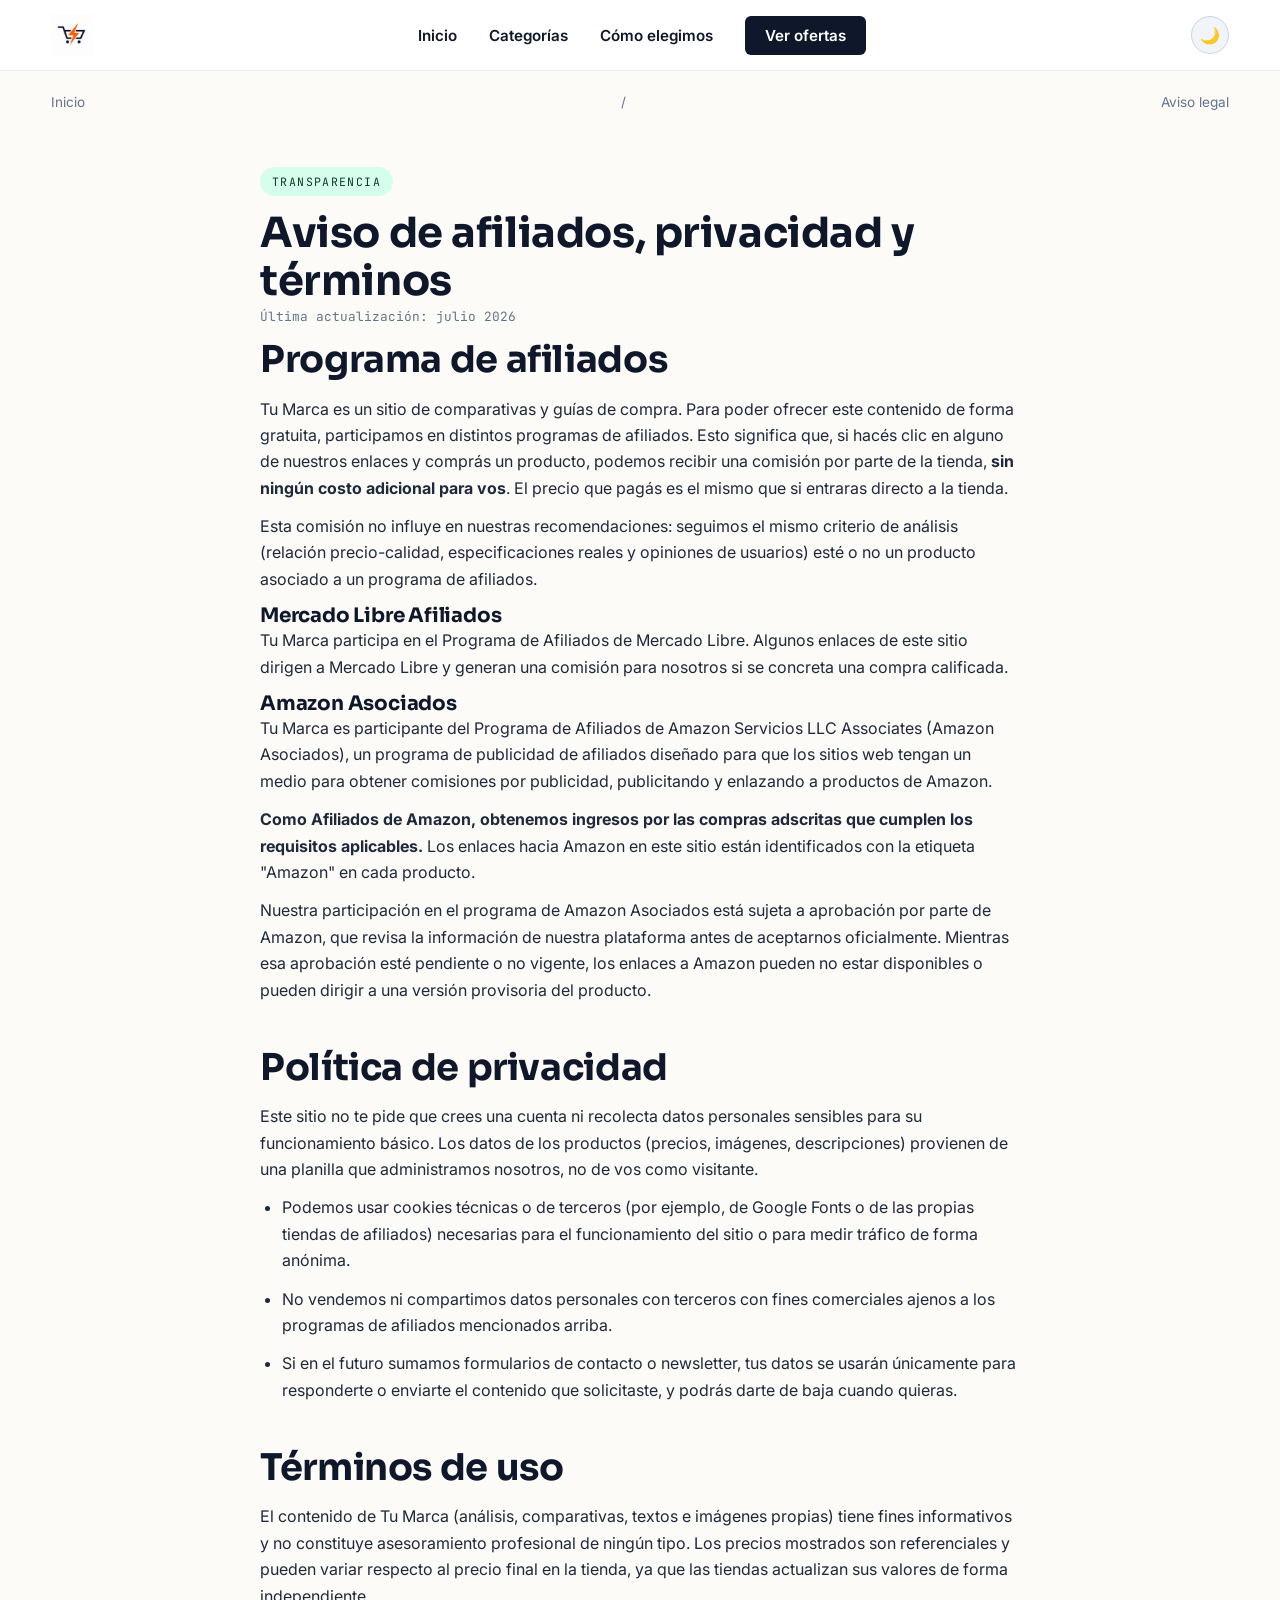
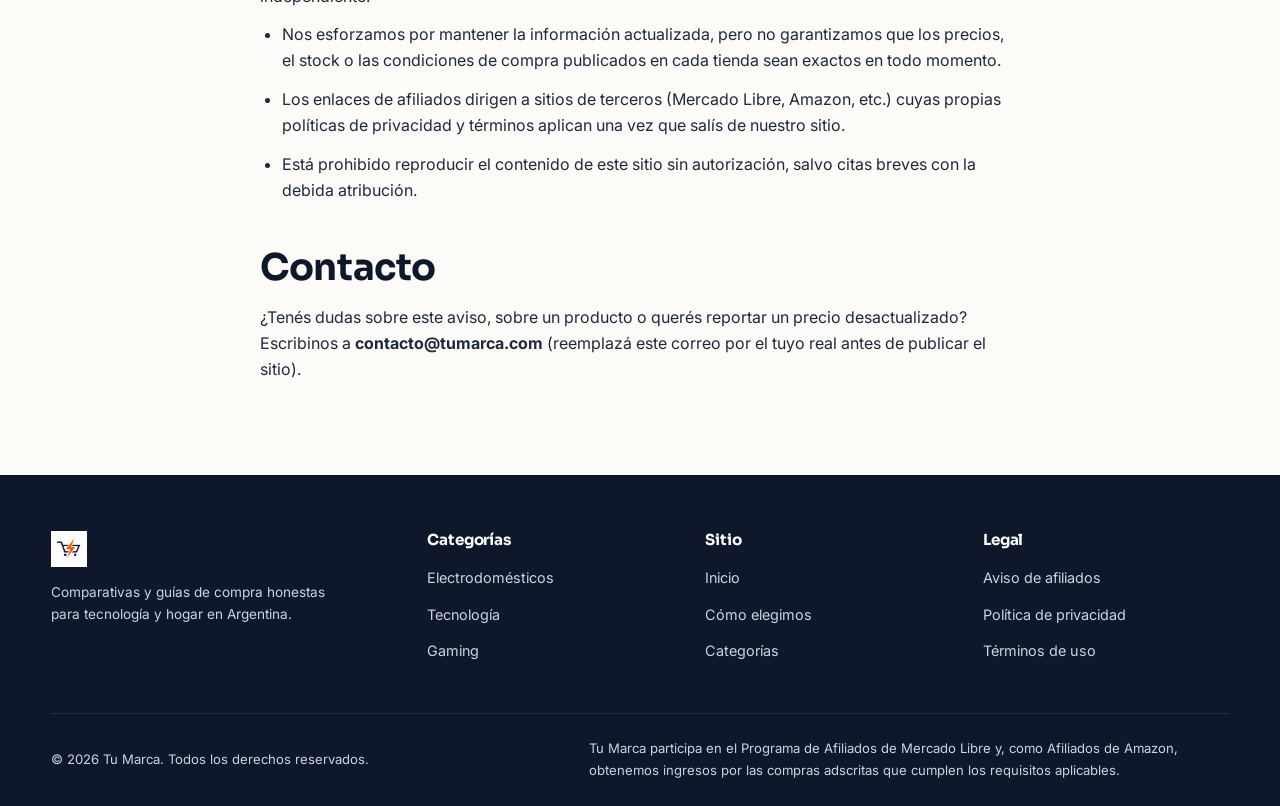
<file: aviso-legal.html>
<!DOCTYPE html>
<html lang="es">
<head>
    <meta charset="UTF-8">
    <meta name="viewport" content="width=device-width, initial-scale=1.0">

    <title>Aviso de Afiliados, Privacidad y Términos | Tu Marca</title>
    <meta name="description" content="Información sobre los programas de afiliados de Tu Marca (Mercado Libre y Amazon), política de privacidad y términos de uso del sitio.">
    <link rel="canonical" href="https://compra-lab.vercel.app/aviso-legal.html">

    <link rel="icon" href="img/logo.png" type="image/png">
    <link rel="stylesheet" href="css/estilos.css">

    <link rel="preconnect" href="https://fonts.googleapis.com">
    <link rel="preconnect" href="https://fonts.gstatic.com" crossorigin>
    <link href="https://fonts.googleapis.com/css2?family=Sora:wght@600;700;800&family=Inter:wght@400;500;600;700&family=JetBrains+Mono:wght@500;700&display=swap" rel="stylesheet">

    <style>
        .legal-contenido {
            max-width: 760px;
            margin: 0 auto;
            padding: 40px 0 80px;
        }
        .legal-contenido h2 {
            margin-top: 44px;
            margin-bottom: 14px;
            scroll-margin-top: 100px;
        }
        .legal-contenido h2:first-of-type {
            margin-top: 0;
        }
        .legal-contenido p,
        .legal-contenido li {
            color: var(--navy-soft);
            margin-bottom: 12px;
        }
        .legal-contenido ul {
            list-style: disc;
            padding-left: 22px;
        }
        .legal-contenido .fecha {
            font-family: var(--font-mono);
            font-size: 0.8rem;
            color: var(--text-muted);
        }
        body.dark-mode .legal-contenido p,
        body.dark-mode .legal-contenido li {
            color: var(--slate-300);
        }
    </style>
</head>
<body>

    <header>
        <div class="container">
            <nav>
                <div class="logo">
                    <a href="index.html" aria-label="Tu Marca — Inicio">
                        <img src="img/logo.png" alt="Tu Marca">
                    </a>
                </div>

                <ul class="nav-links" id="navLinks">
                    <li><a href="index.html">Inicio</a></li>
                    <li><a href="productos.html">Categorías</a></li>
                    <li><a href="index.html#metodologia">Cómo elegimos</a></li>
                    <li><a href="productos.html" class="nav-cta">Ver ofertas</a></li>
                </ul>

                <div style="display:flex; align-items:center; gap:12px;">
                    <button class="dark-toggle" id="darkToggle" aria-label="Cambiar modo oscuro" title="Modo oscuro">🌙</button>
                    <button class="menu-toggle" id="menuToggle" aria-label="Abrir menú" aria-expanded="false">
                        <span></span><span></span><span></span>
                    </button>
                </div>
            </nav>
        </div>
    </header>

    <main class="container">
        <nav class="breadcrumb" aria-label="Ruta de navegación">
            <a href="index.html">Inicio</a> <span>/</span>
            <span>Aviso legal</span>
        </nav>

        <div class="legal-contenido">
            <span class="eyebrow">Transparencia</span>
            <h1 style="font-size: clamp(1.8rem, 4vw, 2.6rem);">Aviso de afiliados, privacidad y términos</h1>
            <p class="fecha">Última actualización: julio 2026</p>

            <h2 id="afiliados">Programa de afiliados</h2>
            <p>Tu Marca es un sitio de comparativas y guías de compra. Para poder ofrecer este contenido de forma gratuita, participamos en distintos programas de afiliados. Esto significa que, si hacés clic en alguno de nuestros enlaces y comprás un producto, podemos recibir una comisión por parte de la tienda, <strong>sin ningún costo adicional para vos</strong>. El precio que pagás es el mismo que si entraras directo a la tienda.</p>

            <p>Esta comisión no influye en nuestras recomendaciones: seguimos el mismo criterio de análisis (relación precio-calidad, especificaciones reales y opiniones de usuarios) esté o no un producto asociado a un programa de afiliados.</p>

            <h3>Mercado Libre Afiliados</h3>
            <p>Tu Marca participa en el Programa de Afiliados de Mercado Libre. Algunos enlaces de este sitio dirigen a Mercado Libre y generan una comisión para nosotros si se concreta una compra calificada.</p>

            <h3>Amazon Asociados</h3>
            <p>Tu Marca es participante del Programa de Afiliados de Amazon Servicios LLC Associates (Amazon Asociados), un programa de publicidad de afiliados diseñado para que los sitios web tengan un medio para obtener comisiones por publicidad, publicitando y enlazando a productos de Amazon.</p>
            <p><strong>Como Afiliados de Amazon, obtenemos ingresos por las compras adscritas que cumplen los requisitos aplicables.</strong> Los enlaces hacia Amazon en este sitio están identificados con la etiqueta "Amazon" en cada producto.</p>
            <p>Nuestra participación en el programa de Amazon Asociados está sujeta a aprobación por parte de Amazon, que revisa la información de nuestra plataforma antes de aceptarnos oficialmente. Mientras esa aprobación esté pendiente o no vigente, los enlaces a Amazon pueden no estar disponibles o pueden dirigir a una versión provisoria del producto.</p>

            <h2 id="privacidad">Política de privacidad</h2>
            <p>Este sitio no te pide que crees una cuenta ni recolecta datos personales sensibles para su funcionamiento básico. Los datos de los productos (precios, imágenes, descripciones) provienen de una planilla que administramos nosotros, no de vos como visitante.</p>
            <ul>
                <li>Podemos usar cookies técnicas o de terceros (por ejemplo, de Google Fonts o de las propias tiendas de afiliados) necesarias para el funcionamiento del sitio o para medir tráfico de forma anónima.</li>
                <li>No vendemos ni compartimos datos personales con terceros con fines comerciales ajenos a los programas de afiliados mencionados arriba.</li>
                <li>Si en el futuro sumamos formularios de contacto o newsletter, tus datos se usarán únicamente para responderte o enviarte el contenido que solicitaste, y podrás darte de baja cuando quieras.</li>
            </ul>

            <h2 id="terminos">Términos de uso</h2>
            <p>El contenido de Tu Marca (análisis, comparativas, textos e imágenes propias) tiene fines informativos y no constituye asesoramiento profesional de ningún tipo. Los precios mostrados son referenciales y pueden variar respecto al precio final en la tienda, ya que las tiendas actualizan sus valores de forma independiente.</p>
            <ul>
                <li>Nos esforzamos por mantener la información actualizada, pero no garantizamos que los precios, el stock o las condiciones de compra publicados en cada tienda sean exactos en todo momento.</li>
                <li>Los enlaces de afiliados dirigen a sitios de terceros (Mercado Libre, Amazon, etc.) cuyas propias políticas de privacidad y términos aplican una vez que salís de nuestro sitio.</li>
                <li>Está prohibido reproducir el contenido de este sitio sin autorización, salvo citas breves con la debida atribución.</li>
            </ul>

            <h2 id="contacto">Contacto</h2>
            <p>¿Tenés dudas sobre este aviso, sobre un producto o querés reportar un precio desactualizado? Escribinos a <strong>contacto@tumarca.com</strong> (reemplazá este correo por el tuyo real antes de publicar el sitio).</p>
        </div>
    </main>

    <footer>
        <div class="container">
            <div class="footer-grid">
                <div class="footer-col footer-brand">
                    <img src="img/logo.png" alt="Tu Marca">
                    <p>Comparativas y guías de compra honestas para tecnología y hogar en Argentina.</p>
                </div>
                <div class="footer-col">
                    <h4>Categorías</h4>
                    <ul>
                        <li><a href="productos.html?cat=Electrodomésticos">Electrodomésticos</a></li>
                        <li><a href="productos.html?cat=Tecnología">Tecnología</a></li>
                        <li><a href="productos.html?cat=Gaming">Gaming</a></li>
                    </ul>
                </div>
                <div class="footer-col">
                    <h4>Sitio</h4>
                    <ul>
                        <li><a href="index.html">Inicio</a></li>
                        <li><a href="index.html#metodologia">Cómo elegimos</a></li>
                        <li><a href="productos.html">Categorías</a></li>
                    </ul>
                </div>
                <div class="footer-col">
                    <h4>Legal</h4>
                    <ul>
                        <li><a href="aviso-legal.html">Aviso de afiliados</a></li>
                        <li><a href="aviso-legal.html#privacidad">Política de privacidad</a></li>
                        <li><a href="aviso-legal.html#terminos">Términos de uso</a></li>
                    </ul>
                </div>
            </div>

            <div class="footer-legal">
                <span>© 2026 Tu Marca. Todos los derechos reservados.</span>
                <span class="aviso-afiliados">Tu Marca participa en el Programa de Afiliados de Mercado Libre y, como Afiliados de Amazon, obtenemos ingresos por las compras adscritas que cumplen los requisitos aplicables.</span>
            </div>
        </div>
    </footer>

    <script src="js/main.js"></script>
</body>
</html>
</file>
<file: css/estilos.css>
/* ==========================================================================
   TU MARCA — Hoja de estilos principal
   Identidad: comparador de tecnología y electrodomésticos, rápido y confiable.
   ========================================================================== */

/* ---- 1. Tokens de diseño ---- */
:root {
    /* Color */
    --navy: #0F172A;
    --navy-soft: #1E293B;
    --navy-50: rgba(15, 23, 42, 0.06);
    /* Acento primario (antes naranja) — botones, links, rating, hovers.
       Se mantiene el nombre de variable "--orange" para no romper las ~17
       referencias que ya existen en este archivo; el valor es verde. */
    --orange: #1B4A35;
    --orange-dark: #153A29;
    --orange-light: #D5FFEC;
    /* Variante clara del acento, SOLO para texto/iconos que caen sobre fondos
       oscuros permanentes (footer, barra de confianza, panel del héroe) o
       sobre el fondo navy del modo oscuro. El verde oscuro de arriba no se lee
       bien ahí (contraste insuficiente); este emerald sí. */
    --orange-bright: #34B279;
    --cream: #FDFBF7;
    --slate-100: #F1F5F9;
    --slate-200: #E7ECF3;
    --slate-300: #CBD5E1;
    --text-muted: #64748B;
    /* Acento secundario (antes verde) — solo se usa en destacado-tag.
       Mismo criterio: se mantiene el nombre "--green", el valor es terracota
       (5% más oscuro que el muestreado, para cumplir contraste WCAG AA). */
    --green: #A25334;
    --green-light: #FFE8D5;
    --white: #FFFFFF;

    /* Tipografía */
    --font-display: 'Sora', sans-serif;
    --font-body: 'Inter', sans-serif;
    --font-mono: 'JetBrains Mono', monospace;

    /* Espaciado / forma */
    --radius-sm: 6px;
    --radius-md: 12px;
    --radius-lg: 20px;
    --sombra: 0 8px 24px rgba(15, 23, 42, 0.08);
    --sombra-hover: 0 16px 32px rgba(15, 23, 42, 0.14);
    --transicion: all 0.25s ease;
    --contenedor-max: 1180px;
}

/* ---- 2. Reset ---- */
* {
    margin: 0;
    padding: 0;
    box-sizing: border-box;
}

html {
    scroll-behavior: smooth;
}

body {
    font-family: var(--font-body);
    background-color: var(--cream);
    color: var(--navy);
    line-height: 1.65;
    min-height: 100vh;
    -webkit-font-smoothing: antialiased;
}

img {
    max-width: 100%;
    display: block;
}

a {
    text-decoration: none;
    color: var(--navy);
    transition: var(--transicion);
}

ul {
    list-style: none;
}

h1, h2, h3, h4 {
    font-family: var(--font-display);
    color: var(--navy);
    line-height: 1.15;
    font-weight: 700;
    letter-spacing: -0.01em;
}

h1 { font-size: clamp(2.2rem, 5vw, 3.4rem); }
h2 { font-size: clamp(1.6rem, 3.4vw, 2.3rem); }
h3 { font-size: 1.25rem; }

p { color: var(--navy-soft); }

.eyebrow {
    display: inline-flex;
    align-items: center;
    gap: 6px;
    font-family: var(--font-mono);
    font-size: 0.72rem;
    text-transform: uppercase;
    letter-spacing: 0.12em;
    color: var(--orange-dark);
    background: var(--orange-light);
    padding: 5px 12px;
    border-radius: 999px;
    margin-bottom: 14px;
}

.container {
    width: 92%;
    max-width: var(--contenedor-max);
    margin: 0 auto;
}

section {
    padding: 72px 0;
}

/* ---- 3. Botones ---- */
.btn {
    display: inline-flex;
    align-items: center;
    justify-content: center;
    gap: 8px;
    font-family: var(--font-body);
    font-weight: 700;
    font-size: 0.95rem;
    padding: 14px 28px;
    border-radius: var(--radius-sm);
    border: none;
    cursor: pointer;
    transition: var(--transicion);
}

.btn-primario {
    background: var(--orange);
    color: var(--white);
    box-shadow: 0 6px 18px rgba(27, 74, 53, 0.35);
}

.btn-primario:hover {
    background: var(--orange-dark);
    transform: translateY(-2px);
    box-shadow: 0 10px 24px rgba(27, 74, 53, 0.4);
}

.btn-secundario {
    background: transparent;
    color: var(--navy);
    border: 2px solid var(--navy);
}

.btn-secundario:hover {
    background: var(--navy);
    color: var(--white);
}

.btn-afiliado {
    background: var(--orange);
    color: var(--white);
    padding: 16px 32px;
    border-radius: var(--radius-sm);
    font-weight: 700;
    font-size: 1.05rem;
    box-shadow: 0 8px 20px rgba(27, 74, 53, 0.35);
    display: inline-flex;
    align-items: center;
    gap: 10px;
}

.btn-afiliado:hover {
    background: var(--orange-dark);
    transform: scale(1.03);
    color: var(--white);
}

.btn-afiliado:focus-visible,
.btn:focus-visible,
a:focus-visible,
button:focus-visible {
    outline: 3px solid var(--orange);
    outline-offset: 3px;
}

/* El foco por teclado dentro de zonas siempre oscuras (footer, barra de
   confianza, panel del héroe) necesita el verde claro para seguir siendo
   visible — el verde oscuro se pierde contra su propio fondo navy. */
footer :focus-visible,
.confianza :focus-visible,
.hero-visual :focus-visible {
    outline-color: var(--orange-bright);
}

/* ---- 4. Header ---- */
header {
    background-color: var(--white);
    padding: 0;
    border-bottom: 1px solid var(--slate-200);
    position: sticky;
    top: 0;
    z-index: 100;
}

nav {
    display: flex;
    align-items: center;
    justify-content: space-between;
    padding: 14px 0;
    position: relative;
}

.logo img {
    height: 42px;
    width: auto;
}

.nav-links {
    display: flex;
    align-items: center;
    gap: 32px;
}

.nav-links a {
    font-weight: 600;
    font-size: 0.95rem;
    position: relative;
}

.nav-links a:hover {
    color: var(--orange);
}

.nav-cta {
    background: var(--navy);
    color: var(--white) !important;
    padding: 10px 20px;
    border-radius: var(--radius-sm);
    font-weight: 700;
}

.nav-cta:hover {
    background: var(--orange);
}

.menu-toggle {
    display: none;
    flex-direction: column;
    gap: 5px;
    background: none;
    border: none;
    cursor: pointer;
    padding: 6px;
}

.menu-toggle span {
    width: 24px;
    height: 2px;
    background: var(--navy);
    border-radius: 2px;
    transition: var(--transicion);
}

/* ---- 5. Breadcrumbs ---- */
.breadcrumb {
    font-size: 0.85rem;
    color: var(--text-muted);
    padding-top: 20px;
    display: flex;
    gap: 8px;
    align-items: center;
}

.breadcrumb a {
    color: var(--text-muted);
}

.breadcrumb a:hover {
    color: var(--orange);
}

/* ---- 6. Hero ---- */
#hero {
    padding: 56px 0 72px;
}

.hero-grid {
    display: grid;
    grid-template-columns: 1.1fr 0.9fr;
    gap: 48px;
    align-items: center;
}

#hero p.lead {
    font-size: 1.15rem;
    color: var(--text-muted);
    max-width: 480px;
    margin: 18px 0 28px;
}

.hero-acciones {
    display: flex;
    gap: 16px;
    flex-wrap: wrap;
}

.hero-visual {
    position: relative;
    background: var(--navy);
    border-radius: var(--radius-lg);
    padding: 32px;
    min-height: 320px;
    display: flex;
    align-items: center;
    justify-content: center;
    overflow: hidden;
}

.hero-visual::before {
    content: "";
    position: absolute;
    width: 260px;
    height: 260px;
    background: var(--orange);
    opacity: 0.25;
    border-radius: 50%;
    filter: blur(50px);
    top: -60px;
    right: -60px;
}

.medidor-demo {
    background: var(--navy-soft);
    border: 1px solid rgba(255,255,255,0.08);
    border-radius: var(--radius-md);
    padding: 24px;
    width: 100%;
    max-width: 320px;
    position: relative;
    z-index: 1;
}

.medidor-demo .marca {
    font-family: var(--font-mono);
    font-size: 0.7rem;
    color: var(--slate-300);
    text-transform: uppercase;
    letter-spacing: 0.1em;
    margin-bottom: 10px;
}

.medidor-demo h4 {
    color: var(--white);
    font-size: 1.05rem;
    margin-bottom: 14px;
}

/* Medidor de energía (rating con rayos) — elemento distintivo de marca */
.medidor-energia {
    display: flex;
    gap: 5px;
    margin-bottom: 6px;
}

.medidor-energia .rayo {
    width: 22px;
    height: 22px;
    flex-shrink: 0;
}

.medidor-energia .rayo path {
    fill: rgba(255,255,255,0.15);
}

.medidor-energia .rayo.activo path {
    fill: var(--orange);
}

.medidor-energia.oscuro .rayo path {
    fill: var(--slate-200);
}

.medidor-energia.oscuro .rayo.activo path {
    fill: var(--orange-bright);
}

.medidor-label {
    font-family: var(--font-mono);
    font-size: 0.75rem;
    color: var(--slate-300);
}

/* ---- 7. Barra de confianza ---- */
.confianza {
    background: var(--navy);
    padding: 28px 0;
}

.confianza-grid {
    display: grid;
    grid-template-columns: repeat(3, 1fr);
    gap: 24px;
    text-align: center;
}

.confianza-item {
    color: var(--white);
    font-size: 0.9rem;
    font-weight: 600;
    display: flex;
    flex-direction: column;
    align-items: center;
    gap: 8px;
}

.confianza-item .icono {
    color: var(--orange-bright);
}

/* ---- 8. Categorías / Cards ---- */
.section-head {
    max-width: 640px;
    margin-bottom: 40px;
}

.section-head p {
    color: var(--text-muted);
    font-size: 1.05rem;
    margin-top: 10px;
}

.grid-categorias {
    display: grid;
    grid-template-columns: repeat(auto-fit, minmax(260px, 1fr));
    gap: 24px;
}

.card {
    background: var(--white);
    padding: 28px;
    border-radius: var(--radius-md);
    border: 1px solid var(--slate-200);
    transition: var(--transicion);
}

.card:hover {
    transform: translateY(-6px);
    box-shadow: var(--sombra-hover);
    border-color: var(--orange);
}

.card .icono-card {
    width: 44px;
    height: 44px;
    background: var(--orange-light);
    border-radius: var(--radius-sm);
    display: flex;
    align-items: center;
    justify-content: center;
    margin-bottom: 16px;
    color: var(--orange-dark);
}

.card h3 {
    margin-bottom: 8px;
}

.card p {
    color: var(--text-muted);
    font-size: 0.95rem;
    margin-bottom: 14px;
}

.card .card-link {
    font-weight: 700;
    font-size: 0.9rem;
    color: var(--orange-dark);
}

/* ---- 9. Metodología (proceso real de 3 pasos) ---- */
.metodologia {
    background: var(--slate-100);
}

.metodologia-grid {
    display: grid;
    grid-template-columns: repeat(3, 1fr);
    gap: 32px;
}

.paso {
    position: relative;
    padding-left: 0;
}

.paso .paso-num {
    font-family: var(--font-mono);
    color: var(--orange);
    font-size: 0.85rem;
    font-weight: 700;
    margin-bottom: 10px;
    display: block;
}

.paso h3 {
    margin-bottom: 10px;
}

.paso p {
    color: var(--text-muted);
    font-size: 0.95rem;
}

/* ---- 10. Producto destacado ---- */
.destacado {
    display: grid;
    grid-template-columns: 0.9fr 1.1fr;
    gap: 40px;
    background: var(--white);
    border: 1px solid var(--slate-200);
    border-radius: var(--radius-lg);
    padding: 40px;
    align-items: center;
}

.destacado-imagen {
    background: var(--slate-100);
    border-radius: var(--radius-md);
    aspect-ratio: 4/3;
    display: flex;
    align-items: center;
    justify-content: center;
    color: var(--slate-300);
    overflow: hidden;
}

.destacado-tag {
    display: inline-block;
    background: var(--green-light);
    color: var(--green);
    font-family: var(--font-mono);
    font-size: 0.72rem;
    text-transform: uppercase;
    letter-spacing: 0.08em;
    padding: 4px 10px;
    border-radius: 999px;
    margin-bottom: 12px;
}

.destacado-precio {
    display: flex;
    align-items: baseline;
    gap: 10px;
    margin: 18px 0 22px;
}

.precio-actual {
    font-family: var(--font-mono);
    font-size: 1.8rem;
    font-weight: 700;
    color: var(--navy);
}

.precio-anterior {
    font-family: var(--font-mono);
    font-size: 1.1rem;
    color: var(--text-muted);
    text-decoration: line-through;
}

/* ---- 11. Newsletter / disclaimer ---- */
.disclaimer-box {
    background: var(--navy);
    border-radius: var(--radius-lg);
    padding: 48px;
    text-align: center;
    color: var(--white);
}

.disclaimer-box h2 {
    color: var(--white);
    margin-bottom: 12px;
}

.disclaimer-box p {
    color: var(--slate-300);
    max-width: 560px;
    margin: 0 auto 24px;
}

/* ---- 12. Footer ---- */
footer {
    background: var(--navy);
    color: var(--slate-300);
    margin-top: auto;
    padding-top: 56px;
}

.footer-grid {
    display: grid;
    grid-template-columns: 1.4fr 1fr 1fr 1fr;
    gap: 32px;
    padding-bottom: 40px;
    border-bottom: 1px solid rgba(255,255,255,0.1);
}

.footer-col h4 {
    color: var(--white);
    font-size: 0.95rem;
    margin-bottom: 16px;
}

.footer-col ul li {
    margin-bottom: 10px;
}

.footer-col a {
    color: var(--slate-300);
    font-size: 0.9rem;
}

.footer-col a:hover {
    color: var(--orange-bright);
}

.footer-brand img {
    height: 36px;
    margin-bottom: 14px;
}

.footer-brand p {
    color: var(--slate-300);
    font-size: 0.85rem;
    max-width: 280px;
}

.footer-legal {
    display: flex;
    justify-content: space-between;
    align-items: center;
    padding: 24px 0;
    font-size: 0.82rem;
    flex-wrap: wrap;
    gap: 12px;
}

.footer-legal .aviso-afiliados {
    color: var(--slate-300);
    max-width: 640px;
}

/* ---- 13. Botón volver arriba ---- */
.back-to-top {
    position: fixed;
    bottom: 24px;
    right: 24px;
    width: 46px;
    height: 46px;
    border-radius: 50%;
    background: var(--navy);
    color: var(--white);
    border: none;
    font-size: 1.1rem;
    cursor: pointer;
    display: none;
    align-items: center;
    justify-content: center;
    box-shadow: var(--sombra);
    z-index: 90;
    transition: var(--transicion);
}

.back-to-top:hover {
    background: var(--orange);
}

/* ---- 13b. Etiqueta de tienda (Amazon / Mercado Libre) ---- */
.tienda-tag {
    display: inline-flex;
    align-items: center;
    gap: 4px;
    font-family: var(--font-mono);
    font-size: 0.68rem;
    text-transform: uppercase;
    letter-spacing: 0.06em;
    padding: 4px 9px;
    border-radius: 999px;
    background: var(--slate-100);
    color: var(--text-muted);
}

.tienda-tag--amazon {
    background: #FFF3D6;
    color: #8A5A00;
}

.tienda-tag--mercado-libre {
    background: #FFF3C4;
    color: #7A5B00;
}

/* ---- 13c. Skeleton de carga (placeholders mientras llega la planilla) ---- */
.skeleton {
    background: linear-gradient(90deg, var(--slate-100) 25%, var(--slate-200) 50%, var(--slate-100) 75%);
    background-size: 200% 100%;
    animation: skeleton-shimmer 1.4s ease-in-out infinite;
    border-radius: var(--radius-sm);
}

.skeleton-card {
    height: 360px;
}

.skeleton-linea {
    border-radius: 4px;
}

@keyframes skeleton-shimmer {
    0% { background-position: 200% 0; }
    100% { background-position: -200% 0; }
}

body.dark-mode .skeleton {
    background: linear-gradient(90deg, var(--navy-soft) 25%, rgba(255,255,255,0.08) 50%, var(--navy-soft) 75%);
    background-size: 200% 100%;
}

/* ---- 13d. Badge "Precio verificado" ---- */
.badge-verificado {
    display: inline-flex;
    align-items: center;
    gap: 5px;
    font-family: var(--font-mono);
    font-size: 0.7rem;
    color: #1a7f4b;
    background: #E8F7EF;
    padding: 4px 9px;
    border-radius: 999px;
    margin-top: 8px;
}

body.dark-mode .badge-verificado {
    background: rgba(26, 127, 75, 0.18);
    color: #6fe3a8;
}

/* ---- 14. Modo oscuro ---- */
body.dark-mode {
    background-color: var(--navy);
    color: var(--slate-100);
}

body.dark-mode header,
body.dark-mode .card,
body.dark-mode .destacado,
body.dark-mode .card-precio,
body.dark-mode .veredicto,
body.dark-mode .btn-filtro,
body.dark-mode .catalogo-buscador {
    background-color: var(--navy-soft);
    border-color: rgba(255,255,255,0.08);
}

body.dark-mode h1,
body.dark-mode h2,
body.dark-mode h3,
body.dark-mode h4,
body.dark-mode .logo a,
body.dark-mode .precio-actual,
body.dark-mode .btn-filtro,
body.dark-mode .catalogo-buscador input {
    color: var(--white);
}

body.dark-mode p,
body.dark-mode .nav-links a,
body.dark-mode .veredicto ul li,
body.dark-mode .aviso-mini,
body.dark-mode .catalogo-contador {
    color: var(--slate-300);
}

body.dark-mode .metodologia {
    background-color: var(--navy-soft);
}

body.dark-mode .nav-links a:hover,
body.dark-mode .breadcrumb a:hover,
body.dark-mode .paso .paso-num {
    color: var(--orange-bright);
}

body.dark-mode .card:hover,
body.dark-mode .btn-filtro:hover,
body.dark-mode .catalogo-buscador:focus-within {
    border-color: var(--orange-bright);
}

body.dark-mode .tabla-specs tr,
body.dark-mode article section,
body.dark-mode .faq-item {
    border-color: rgba(255,255,255,0.08);
}

body.dark-mode .btn-filtro.activo {
    background: var(--orange);
    border-color: var(--orange);
    color: var(--white);
}

body.dark-mode .btn-secundario {
    color: var(--white);
    border-color: var(--white);
}

body.dark-mode .btn-secundario:hover {
    background: var(--white);
    color: var(--navy);
}

body.dark-mode .estado-carga,
body.dark-mode .estado-error {
    color: var(--slate-300);
}

body.dark-mode .estado-error code {
    background: var(--navy-soft);
    color: var(--slate-100);
}

.dark-toggle {
    background: var(--slate-100);
    border: 1px solid var(--slate-300);
    border-radius: 50%;
    width: 38px;
    height: 38px;
    display: flex;
    align-items: center;
    justify-content: center;
    cursor: pointer;
    font-size: 1rem;
}

/* ---- 14b. Estados de carga y error (contenido dinámico) ---- */
.estado-carga {
    color: var(--text-muted);
    font-family: var(--font-mono);
    font-size: 0.9rem;
    text-align: center;
    padding: 32px 0;
    width: 100%;
}

.estado-error {
    color: var(--text-muted);
    text-align: center;
    padding: 32px 0;
    width: 100%;
}

.estado-error code {
    background: var(--slate-100);
    padding: 2px 6px;
    border-radius: 4px;
    font-family: var(--font-mono);
    font-size: 0.85rem;
}

/* ---- 15. Responsive ---- */
@media (max-width: 900px) {
    .hero-grid,
    .destacado,
    .confianza-grid,
    .metodologia-grid {
        grid-template-columns: 1fr;
    }

    .footer-grid {
        grid-template-columns: 1fr 1fr;
    }

    .destacado {
        padding: 28px;
    }
}

@media (max-width: 768px) {
    .menu-toggle {
        display: flex;
    }

    .nav-links {
        position: absolute;
        top: 100%;
        left: 0;
        right: 0;
        background: var(--white);
        flex-direction: column;
        align-items: flex-start;
        gap: 0;
        border-bottom: 1px solid var(--slate-200);
        box-shadow: var(--sombra);
        max-height: 0;
        overflow: hidden;
        transition: max-height 0.3s ease;
    }

    .nav-links.abierto {
        max-height: 320px;
    }

    .nav-links li {
        width: 100%;
        padding: 14px 5%;
        border-top: 1px solid var(--slate-200);
    }

    body.dark-mode .nav-links {
        background: var(--navy-soft);
    }

    body.dark-mode .nav-links li {
        border-color: rgba(255,255,255,0.08);
    }

    section {
        padding: 48px 0;
    }

    .footer-grid {
        grid-template-columns: 1fr;
    }

    .footer-legal {
        flex-direction: column;
        align-items: flex-start;
    }
}

@media (prefers-reduced-motion: reduce) {
    * {
        transition: none !important;
        scroll-behavior: auto !important;
    }
}
</file>
